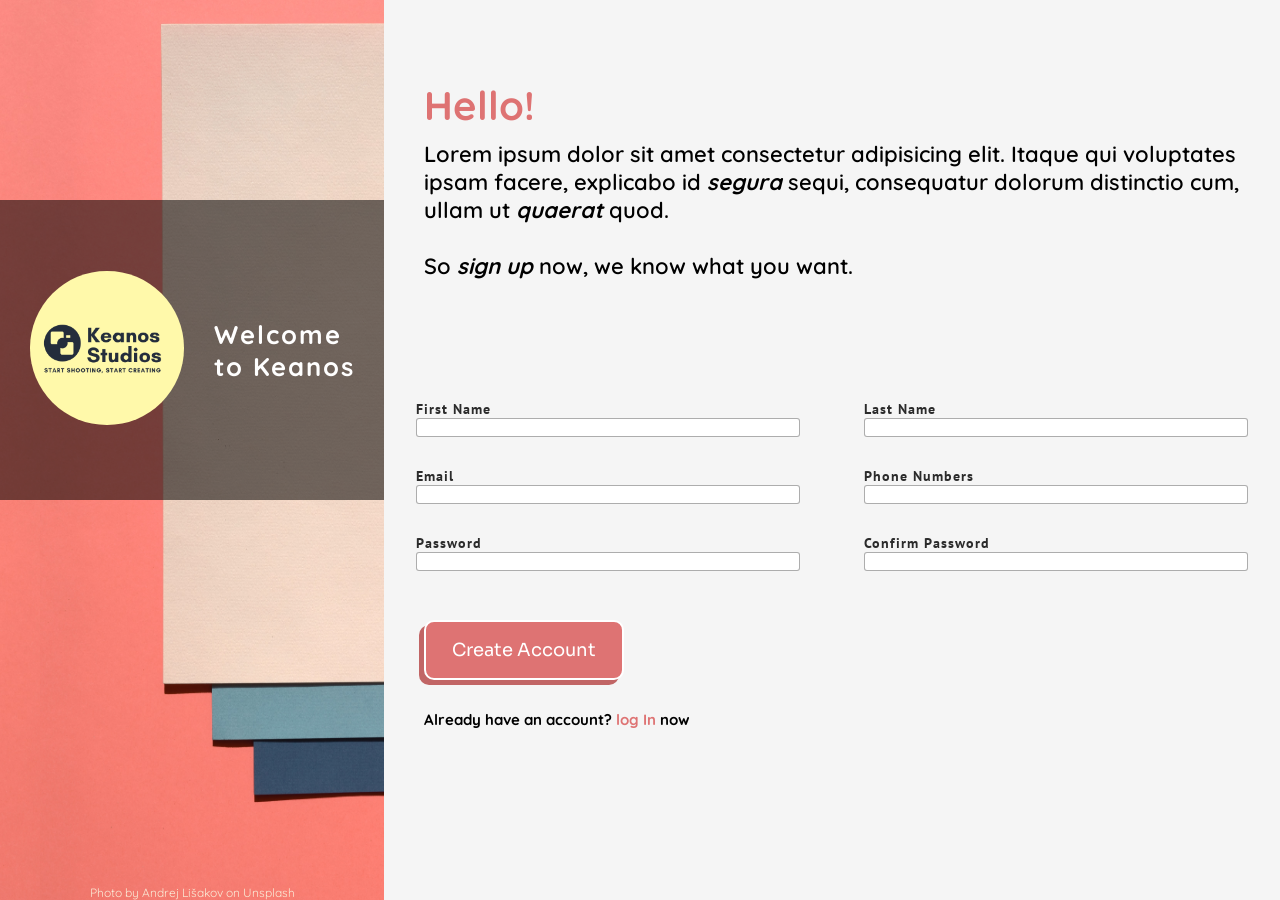
<file: index.html>
<!DOCTYPE html>
<html lang="en">
<head>
    <meta charset="UTF-8">
    <meta http-equiv="X-UA-Compatible" content="IE=edge">
    <meta name="viewport" content="width=device-width, initial-scale=1.0">
    <title>Sign Up Form</title>
    <link rel="stylesheet" href="./style.css">
    <link rel="preconnect" href="https://fonts.googleapis.com">
    <link rel="preconnect" href="https://fonts.gstatic.com" crossorigin>
    <link href="https://fonts.googleapis.com/css2?family=Open+Sans:wght@500&family=Quicksand:wght@300&family=Roboto+Mono&display=swap" rel="stylesheet">
    <link href="https://fonts.googleapis.com/css2?family=PT+Sans&family=Sora:wght@300;400&display=swap" rel="stylesheet">   
</head>
<body>

    <div class="left-sidebar">
        <!-- <img src="./asset/backgroundpic.jpg" alt="" class="background-img"> -->
        <div class="logo">
            <div class="logo-image">
                <img src="./asset/Keano's Studio (1).png" alt="" srcset="">
            </div>
            <div class="logo-header"> Welcome to Keanos </div>
        </div>
        
        <div class="photo-credit">
            <div class="text-photo">
            Photo by <a href="https://unsplash.com/@lishakov?utm_source=unsplash&utm_medium=referral&utm_content=creditCopyText">Andrej Lišakov</a> on <a href="https://unsplash.com/s/photos/background?utm_source=unsplash&utm_medium=referral&utm_content=creditCopyText">Unsplash</a> 
            </div>
        </div>
    </div>

    <div class="right-sidebar">
        <div class="header">
            <div class="title-header"> Hello! </div>
            <p>
                Lorem ipsum dolor sit amet consectetur adipisicing elit. Itaque qui voluptates ipsam facere, explicabo id <em> segura </em> sequi, consequatur dolorum distinctio cum, ullam ut <em> quaerat </em> quod.
            </p>
            <br>
            <p>
                So <em>sign up</em> now, we know what you want.
            </p>
        </div>
        <form action="#" method="get">
        <div class="forms">
            <div class="form-left">
                    <div class="input">
                        <label for="first-name"> First Name </label>
                        <input type="text" id="first-name" name="first-name" maxlength="32" pattern="[A-Z a-z]{1,32}" title="Please enter valid name format, example: Johnny" required>
                    </div>
                    <div class="input">
                        <label for="email"> Email </label>
                        <input type="email" id="email" name="email" required>
                    </div>
                    <div class="input">
                        <label for="password"> Password</label>
                        <input type="password" id="password" name="password" minlength="6" maxlength="25" title="Password needs 6 minimal characters required" required>
                    </div>
            </div>
            <div class="form-right">
                    <div class="input">
                        <label for="last-name"> Last Name </label>
                        <input type="text" id="last-name" name="last-name" maxlength="32" pattern="[A-Z a-z]{1,32}" title="Please enter valid name format, example: Johnny" required>
                    </div>
                    <div class="input">
                        <label for="phone"> Phone Numbers </label>
                        <input type="text" id="phone" name="phone" maxlength="12" pattern="[\d][0-9]{10-12}" required>
                    </div>
                    <div class="input">
                        <label for="confirm-password">Confirm Password</label>
                        <input type="password" id="confirm-password" name="confirm-password" minlength="6" maxlength="25" title="Password needs 6 minimal characters required" required>
                    </div> 
            </div>
            
        </div>
        <div class="log-in-buttons">
            <div class="submit-button">
                <button type="submit">Create Account</button>
            </div>
        </div>
        </form>
        
        <div class="login-account">
           <div class="text-login-account"> Already have an account? <a href="#"> log In </a> now
           </div>
        </div>

    </div>

   
</body>
</html>
</file>
<file: style.css>
*{
    margin: 0;
}
:root{
    --height-sidebar: 100vh;
    --width-sidebar: 30vw;
    --rows-sidebar-height: 350px;
}

body{
    display: flex;
    flex-direction: row;
}

.left-sidebar{
    background-image: url("./asset/background-min.jpg");
    background-size: 720px 1280px;
    background-position: 40px;
    height: var(--height-sidebar);
    width: var(--width-sidebar);
    display: flex;
    flex-direction: column;
    justify-content: space-between;
}

.logo{
    margin-top: 200px;
    height: 300px;
    width: var(--width-sidebar);
    display: flex;
    flex-direction: row;
    align-items: center;
    justify-content: center;
    color: white;
    background-color: rgba(0, 0, 0, 0.542);
}

.logo .logo-image img{
    margin-left: 30px;
    width: 12vw;
    border-radius: 50%;
}

.logo-header {
    margin-left: 20px;
    padding: 10px;
    letter-spacing: 2px;
    font-size: 2vw;
    font-weight: 800;
    font-family: 'Quicksand', sans-serif;
}

.photo-credit{
    height: 50px;
    width: var(--width-sidebar);
    display: flex;
    align-items: flex-end;
    justify-content: center;
    color: antiquewhite;  
    font-family: 'Quicksand', sans-serif;
    font-size: 12px;
}

.photo-credit .text-photo a {
    text-decoration: none;    
    color: antiquewhite;
}

.right-sidebar {
    display: grid;
    grid-template-rows:var(--rows-sidebar-height) var(--rows-sidebar-height) calc(100vh - (var(--rows-sidebar-height) + var(--rows-sidebar-height)) );
    width: 70vw;
}

.title-header{
    color: #de7373;
    font-size: 40px;
    font-weight: 800;
    padding: 10px 0;
}

.header {
    display: flex;
    flex-direction: column;   
    font-family: 'Quicksand', sans-serif;
    justify-content: center;
    padding: 40px;
    font-size: 22px;    
    background-color: whitesmoke;
}

.header p {
    font-weight:600;
}

.header p em{
    font-weight: 800;
}

form{
    background-color: whitesmoke;
}

.forms {
    display: flex;
    flex-direction: row;
    align-items: center;
    justify-content: space-around;
    font-family: 'PT Sans', sans-serif;
}

.form-left, .form-right{
    display: flex;
    flex-direction: column;
    height: 30vh;
    width: 30vw;
    font-size: 14px;
    justify-content: center;
    gap: 30px;
}
label{
    font-weight: 600;
    letter-spacing: 1px;
    color: rgb(43, 43, 43);
}
.input {
    display: flex;
    flex-direction: column;
}
input{
    border: 1px solid rgba(128, 128, 128, 0.646);
    border-radius: 3px;
}

input:focus{
    outline: none;
    border: 2px solid #de7373;
}

.log-in-buttons {
    display: flex;
    flex-direction: column;
    align-items: flex-start;
    justify-content: center;
    padding-left: 40px;
}

button {
    width: 200px;
    height: 60px;
    color: white;
    font-size: 18px;
    font-family: 'Sora', sans-serif;
    border: 2px solid white;
    border-radius: 10px;
    background-color: #de7373;
    box-shadow: -5px 5px #c16565;
}

button:hover {
    background-color: #e28686;
}
button:active {
    transform: translateY(4px);
    box-shadow: -1px 0 #c16565;
}

.login-account{
    display: flex;
    padding-top: 10px;
    padding-left: 40px;
    background-color: whitesmoke;
    font-size: 15px;
    font-weight: 800;
    font-family: 'Quicksand', sans-serif;
}
.text-login-account a, a:visited {
    text-decoration: none;
    color: #de7373;
}
</file>
